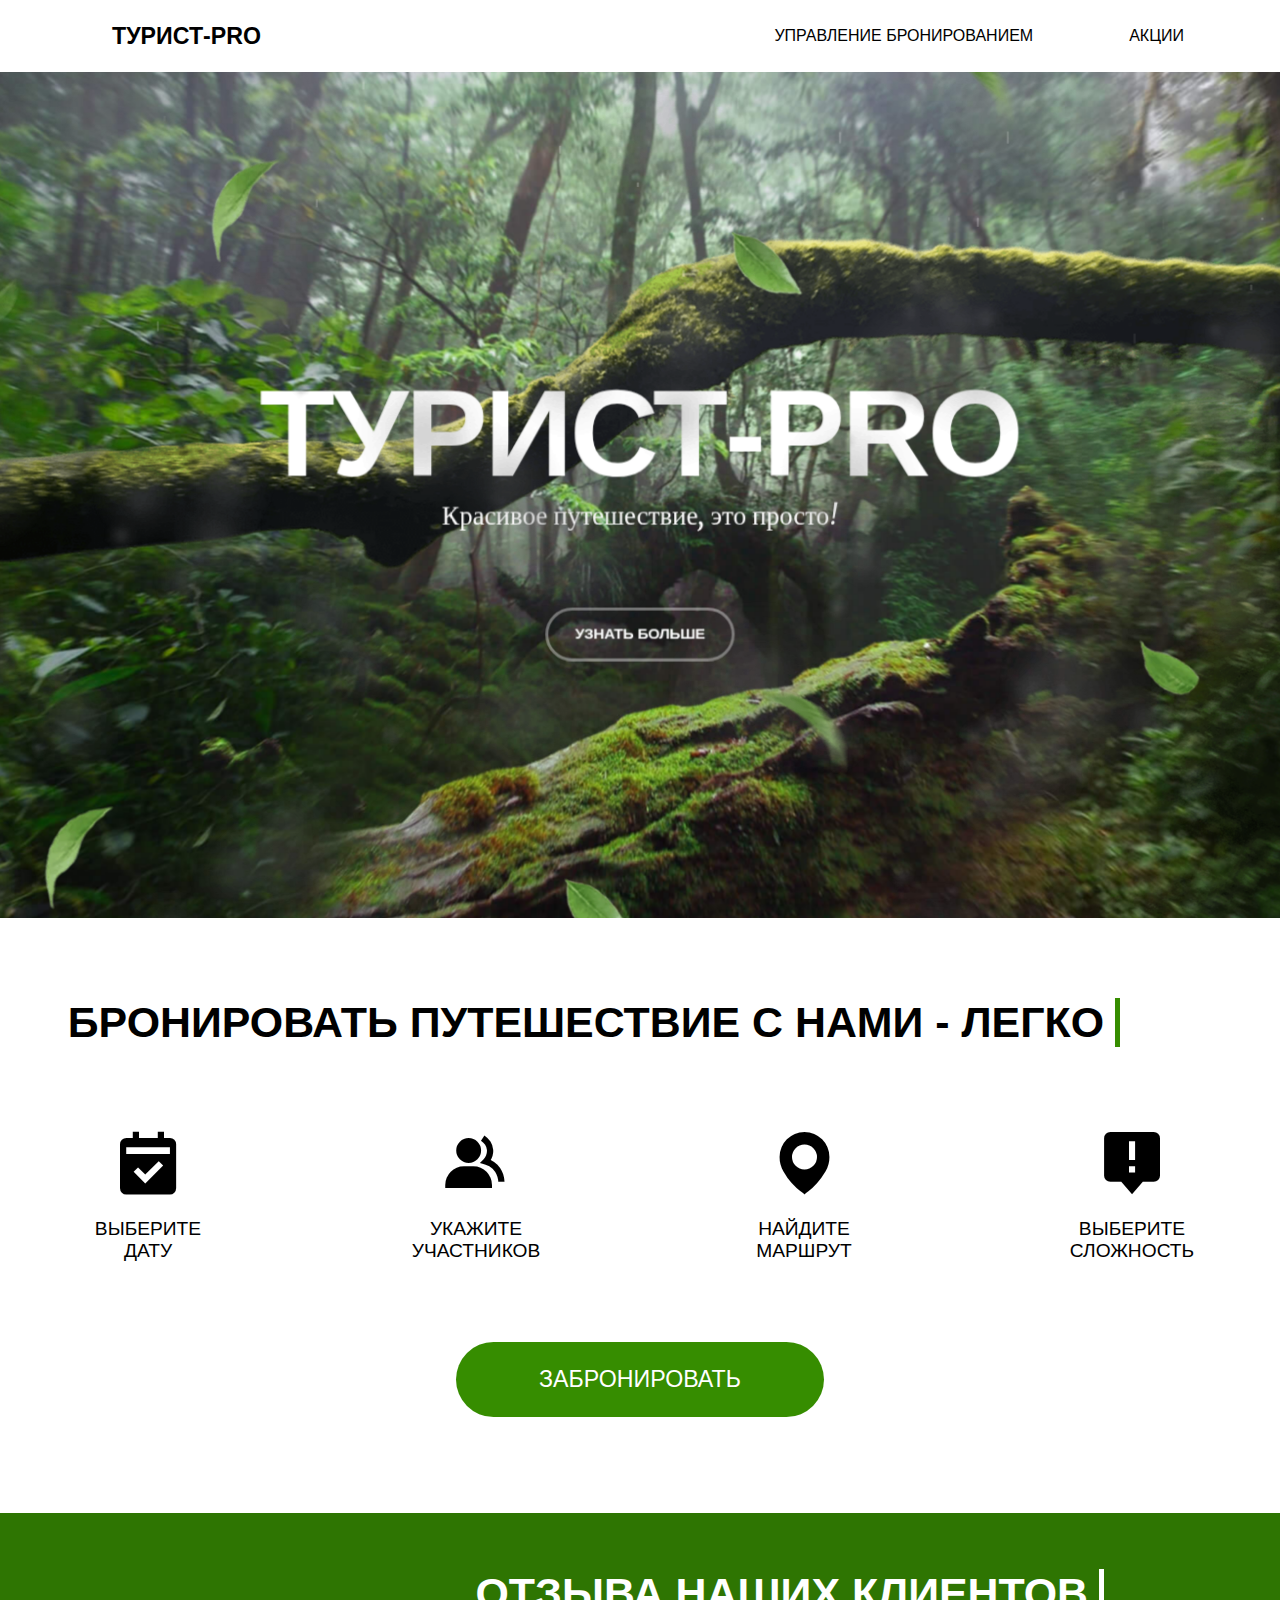
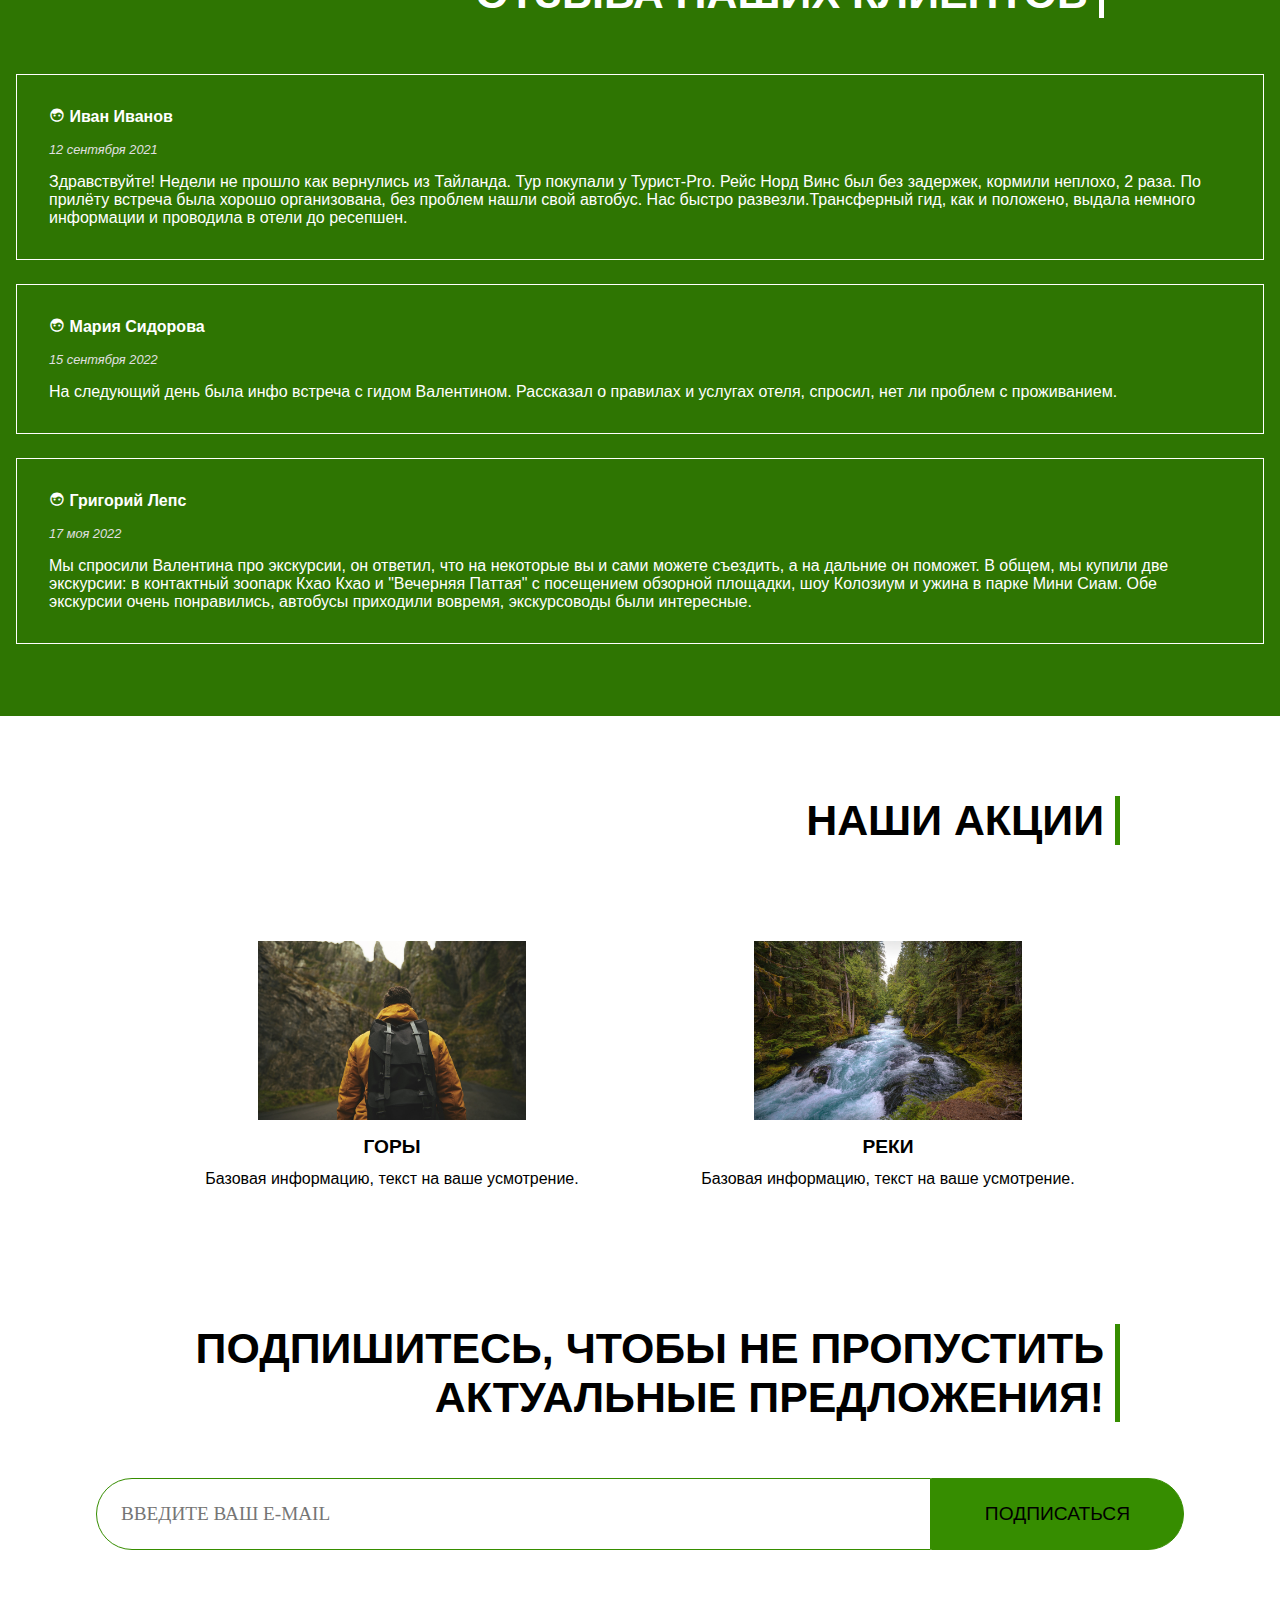
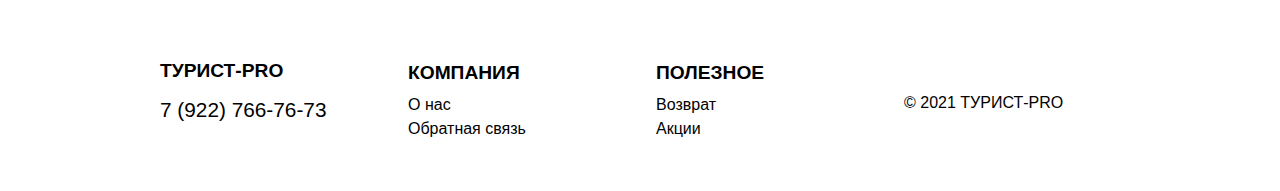
<file: index.html>
<!DOCTYPE html>
<html lang="en">
<head>
	<meta charset="UTF-8">
	<meta http-equiv="X-UA-Compatible" content="IE=edge">
	<meta name="viewport" content="width=device-width, initial-scale=1.0">
	<title>ТУРИСТ-PRO</title>
	<link rel="stylesheet" href="css/style.css">
	<script src="js/app.js" defer></script>
	<script src="libs/rain.js" defer></script>
	<link href="https://unpkg.com/boxicons@2.0.9/css/boxicons.min.css" rel="stylesheet"/>
</head>
<body>
	<main>
		<!--Меню-->>

		<header>
			<nav class="nav container">
			<a href="index.html" class="nav__logo"> ТУРИСТ-PRO</a>
			<div class="nav__menu">
				<ul class="nav__list">
				<li class="nav__item">
					<a href="book.html" class="nav__link">управление бронированием</a>
				</li>
				<li class="nav__item">
					<a href="#stock" class="nav__link">акции</a>
				</li> 
				</ul>
			</div>
			</nav>
		</header>
		
		<section class="layers">
			<div class="layers__container">
				<div class="layers__item layer-1" style="background-image: url(img/layer-1.jpg);"></div>
				<div class="layers__item layer-2" style="background-image: url(img/layer-2.png);"></div>
				<div class="layers__item layer-3">
					<div class="hero-content">
						<h1 class="title_first">ТУРИСТ-PRO</h1>
						<div class="hero-content__p">Красивое путешествие, это просто!</div>
						<button class="button-start"><a href="#comment" style="color: white;">Узнать больше</a></button>
					</div>
				</div>
				<div class="layers__item layer-4">
					<canvas class="rain"></canvas>
				</div>
				<div class="layers__item layer-5" style="background-image: url(img/layer-5.png);"></div>
				<div class="layers__item layer-6" style="background-image: url(img/layer-6.png);"></div>
			</div>
		</section>

		<section class="section book" id="book">
			<h1 class="book__title">бронировать путешествие с нами - легко</h1>
				<div class="book__container container grid">
					<div class="book__item">
						<div class="book__icon">
						<i class='bx bxs-calendar-check'></i>
						<p>выберите<br>дату</p>
						<!-- <i class="bx bx-chevron-right"></i> -->
						</div>
						<div href="#" class="book__icon">
						<i class='bx bxs-group'></i>
						<p>укажите<br>участников</p>
						<!-- <i class="bx bx-chevron-right"></i> -->
						</div>
						<div href="#" class="book__icon">
						<i class='bx bxs-map' ></i>
						<p>найдите<br>маршрут</p>
						<!-- <i class="bx bx-chevron-right"></i> -->
						</div>
						<div href="#" class="book__icon">
						<i class='bx bxs-message-alt-error' ></i>
						<p>выберите<br />сложность</p>
						<!-- <i class="bx bx-chevron-right"></i> -->
						</div>
					</div>
				</div>
				<div class="book__button">
					<a href="book.html" class="book__button-link">забронировать <i id="book__chevron" class="bx bx-chevron-right"></i></a> 
				</div>
		</section>

		<!-- Коментарий -->
		<section id="comment"></section>
		<section class="line comment">
				<div class="block__comments">
					<h1 class="review__title">Отзыва наших клиентов</h1>
					<div class="block">
						<p class="author"><i class='bx bxs-face'></i> Иван Иванов</p>
						<p class="date">12 сентября 2021</p>
						<div class="comment">
							<p>Здравствуйте! Недели не прошло как вернулись из Тайланда. Тур покупали у Турист-Pro. 
							Рейс Норд Винс был без задержек, кормили неплохо, 2 раза. 
							По прилёту встреча была хорошо организована, без проблем нашли 
							свой автобус. Нас быстро развезли.Трансферный гид, как и положено, 
							выдала немного информации и проводила в отели до ресепшен.</p>
						</div>
					</div>
					<div class="block">
						<p class="author"><i class='bx bxs-face'></i> Мария Сидорова</p>
						<p class="date">15 сентября 2022</p>
						<div class="comment">
						<p>На следующий день была инфо встреча с гидом  Валентином. 
						Рассказал о правилах и услугах отеля, спросил, нет ли проблем с проживанием. </p>
						</div>
					</div>
					<div class="block">
						<p class="author"><i class='bx bxs-face'></i> Григорий Лепс</p>
						<p class="date">17 моя 2022</p>
						<div class="comment">
							<p>Мы спросили Валентина про экскурсии, он ответил, что на некоторые 
							вы и сами можете съездить, а на дальние он поможет. 
							В общем, мы купили две экскурсии: в контактный зоопарк Кхао Кхао и 
							"Вечерняя Паттая" с посещением обзорной площадки, шоу Колозиум и ужина 
							в парке Мини Сиам. Обе экскурсии очень понравились, автобусы приходили вовремя, 
							экскурсоводы были интересные.</p>
						</div>
					</div>
				</div>
		</section>
		<section id="stock"></section>
		<section class="section__stock">
			<h1 class="stock__title">НАШИ АКЦИИ</h1>
			<div class="stock__container container grid">
			<div class="stock__item">
				<img class="stock__item-img" src="img/man-gbf20fa773_1920.jpg">
				<h3 class="stock__item-title">Горы</h3>
				<p>Базовая информацию, текст на ваше усмотрение.</p>
				<a href="" class="stock__item-more">подробнее..</a>
			</div>
			<div class="stock__item">
				<img class="stock__item-img" src="img/mckenzie-river-g84dc3eb01_1920.jpg">
				<h3 class="stock__item-title">Реки</h3>
				<p>Базовая информацию, текст на ваше усмотрение.</p>
				<a href="" class="stock__item-more">подробнее..</a>
			</div>
			</div>
			</div>
		</section>

		<section class="section sub">
			<div style="background-image: url(img/layer-5.png);"></div>
			<h1 class="sub__title">подпишитесь, чтобы не пропустить<br>актуальные предложения!</h1>
			<div class="sub__container container grid">
			<div class="sub__email">
			<input type="email" placeholder="ВВЕДИТЕ ВАШ E-MAIL" autocomplete="none">
			</div>
			<button class="sub__button">ПОДПИСАТЬСЯ</button>
			</div>
		</section>
		<footer class="footer">
			<div class="footer__container container grid">
			<div class="footer__logo"><h3 class="footer__ti">ТУРИСТ-PRO</h3>
			<p class="footer__number">7 (922) 766-76-73</p>
			</div>
			<div class="footer__links">
				<h3 class="footer__title">компания</h3>
				<ul>
				<li class="footer__list">
					<a href="index.html">О нас</a>
				</li>
				<li class="footer__list">
					<a href="">Обратная связь</a>
				</li>
				</ul>
			</div>
			<div class="footer__links">
				<h3 class="footer__title">полезное</h3>
				<ul>
				<li class="footer__list">
					<a href="">Возврат</a>
				</li>
				<li class="footer__list">
					<a href="#stock">Акции</a>
				</li>
				</ul>
			</div>
			<div class="footer__credit">
				© 2021 ТУРИСТ-PRO
			</div>
			</div>
      	</footer>
	</main>
</body>
</html>
</file>
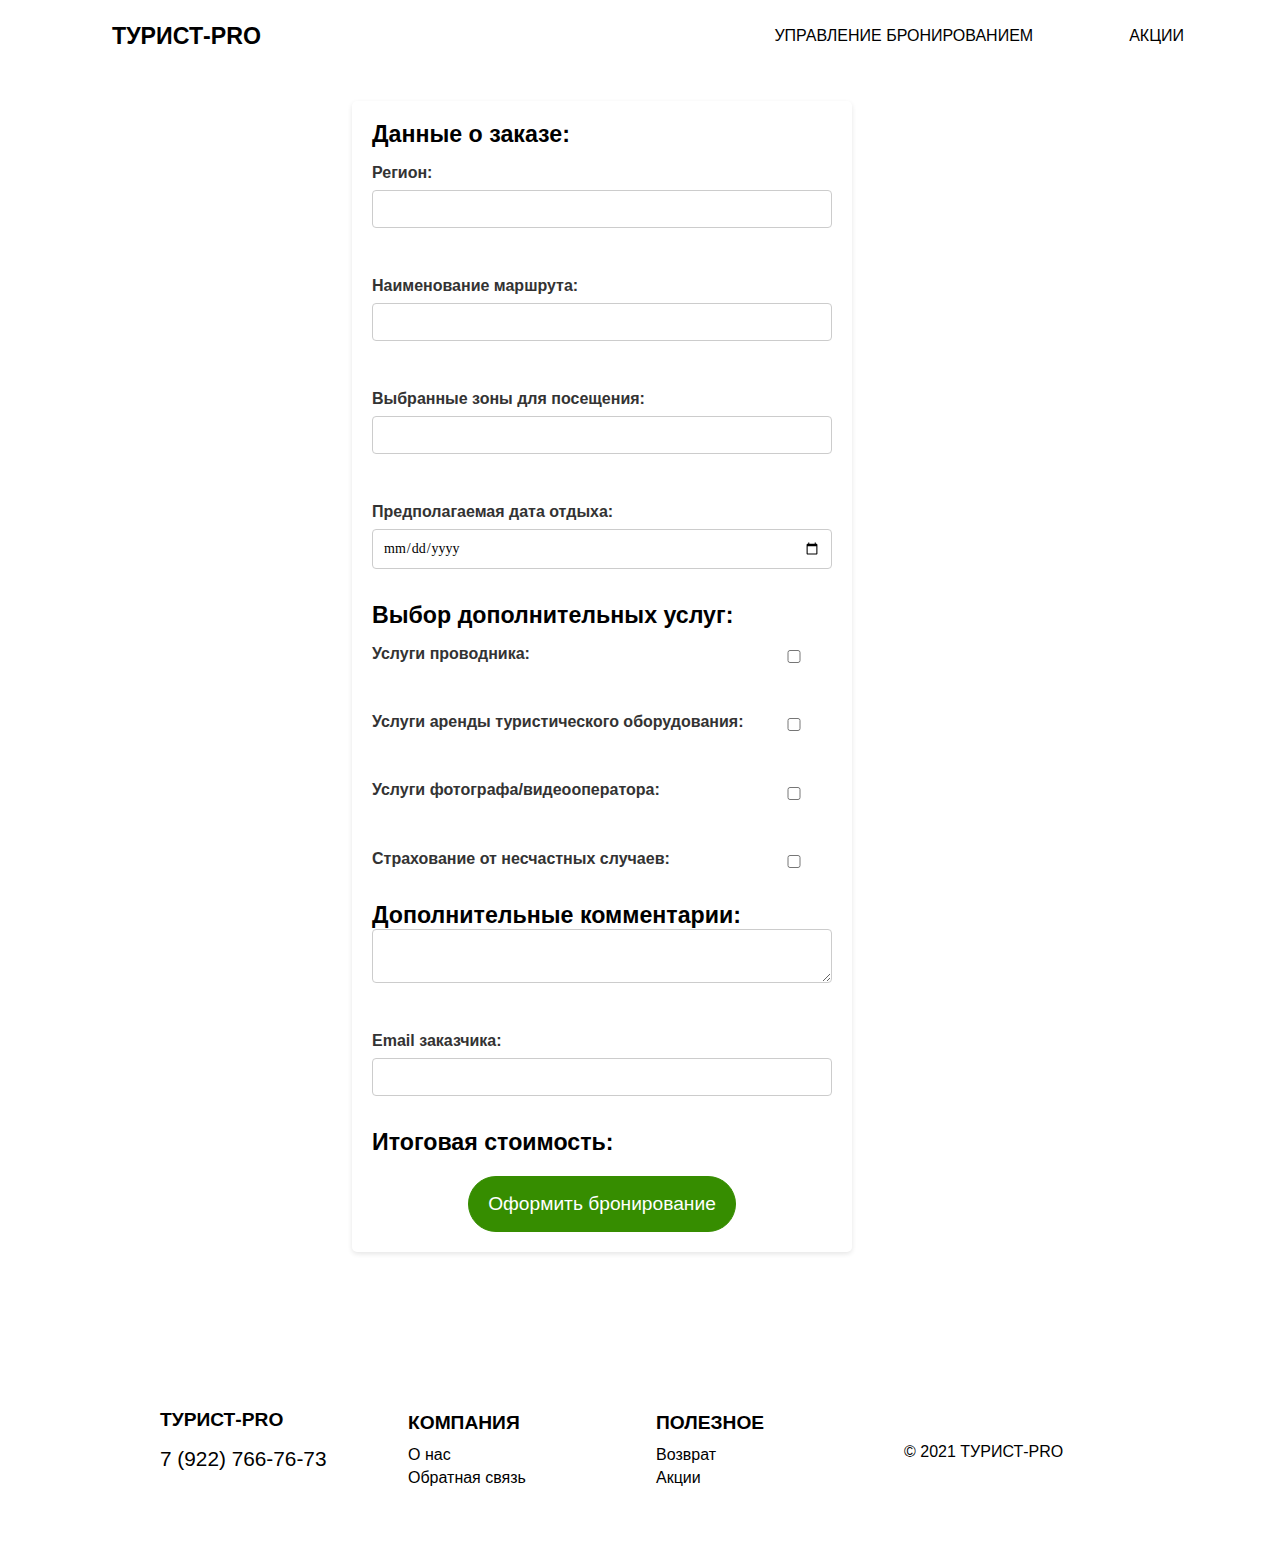
<file: book.html>
<!DOCTYPE html>
<html lang="en">
<head>
	<meta charset="UTF-8">
	<meta http-equiv="X-UA-Compatible" content="IE=edge">
	<meta name="viewport" content="width=device-width, initial-scale=1.0">
	<title>ТУРИСТ-PRO - БРОНИРОВАНИЕ</title>
	<link rel="stylesheet" href="css/style.css">
	<link href="https://unpkg.com/boxicons@2.0.9/css/boxicons.min.css" rel="stylesheet"/>
</head>
<body>
	<main>
    <header>
			<nav class="nav container">
			<a href="index.html" class="nav__logo"></i> ТУРИСТ-PRO</a>
			<div class="nav__menu">
				<ul class="nav__list">
				<li class="nav__item">
					<a href="book.html" class="nav__link">управление бронированием</a>
				</li>
				<li class="nav__item">
					<a href="index.html#stock" class="nav__link">акции</a>
				</li> 
				</ul>
			</div>
			</nav>
		</header>
    <h1>Форма заказа</h1>

    <form>
      <h2>Данные о заказе:</h2>
      <label for="region">Регион:</label>
      <input type="text" id="region" name="region" required><br>
  
      <label for="route">Наименование маршрута:</label>
      <input type="text" id="route" name="route" required><br>
  
      <label for="zones">Выбранные зоны для посещения:</label>
      <input type="text" id="zones" name="zones" required><br>
  
      <label for="date">Предполагаемая дата отдыха:</label>
      <input type="date" id="date" name="date" required><br>
  
      <h2>Выбор дополнительных услуг:</h2>
      <label for="guide">Услуги проводника:</label>
      <input type="checkbox" id="guide" name="guide"><br>
  
      <label for="equipment">Услуги аренды туристического оборудования:</label>
      <input type="checkbox" id="equipment" name="equipment"><br>
  
      <label for="photographer">Услуги фотографа/видеооператора:</label>
      <input type="checkbox" id="photographer" name="photographer"><br>
  
      <label for="insurance">Страхование от несчастных случаев:</label>
      <input type="checkbox" id="insurance" name="insurance"><br>
  
      <h2>Дополнительные комментарии:</h2>
      <textarea id="comments" name="comments"></textarea><br>
  
      <label for="email">Email заказчика:</label>
      <input class= "email" type="email" id="email" name="email" required><br>
  
      <h2>Итоговая стоимость:</h2>
      <p id="totalCost"></p>
  
      <button type="submit"><a href="index.html" style="color: white;">Оформить бронирование</a></button>
    </form>
  
    <script>
      // Обработка изменений в полях стоимости и дополнительных услуг для расчета общей стоимости
      var guideCheckbox = document.getElementById('guide');
      var equipmentCheckbox = document.getElementById('equipment');
      var photographerCheckbox = document.getElementById('photographer');
      var insuranceCheckbox = document.getElementById('insurance');
      var totalCostOutput = document.getElementById('totalCost');
  
      function calculateTotalCost() {
        var totalCost = 50000;
  
        if (guideCheckbox.checked)
          totalCost += 5000;
  
        if (equipmentCheckbox.checked)
          totalCost += 7500;
  
        if (photographerCheckbox.checked)
          totalCost += 9000;
  
        if (insuranceCheckbox.checked)
          totalCost += 11500;
  
        totalCostOutput.textContent = totalCost + ` рублей (50000 тур + ${totalCost - 50000} доп услуг)`;
      }
  
      guideCheckbox.addEventListener('change', calculateTotalCost);
      equipmentCheckbox.addEventListener('change', calculateTotalCost);
      photographerCheckbox.addEventListener('change', calculateTotalCost);
  
      insuranceCheckbox.addEventListener('change', calculateTotalCost);
    </script>
      <footer class="footer">
        <div class="footer__container container grid">
        <div class="footer__logo"><h3 class="footer__ti">ТУРИСТ-PRO</h3>
        <p class="footer__number">7 (922) 766-76-73</p>
        </div>
        <div class="footer__links">
          <h3 class="footer__title">компания</h3>
          <ul>
          <li class="footer__list">
            <a href="index.html">О нас</a>
          </li>
          <li class="footer__list">
            <a href="">Обратная связь</a>
          </li>
          </ul>
        </div>
        <div class="footer__links">
          <h3 class="footer__title">полезное</h3>
          <ul>
          <li class="footer__list">
            <a href="">Возврат</a>
          </li>
          <li class="footer__list">
            <a href="#stock">Акции</a>
          </li>
          </ul>
        </div>
        <div class="footer__credit">
          © 2021 ТУРИСТ-PRO
        </div>
        </div>
          </footer>
    </main>
  </body>
</html>
</file>
<file: css/style.css>
/*Общая настройка страницы*/
	* {
		margin: 0;
		padding: 0;
		box-sizing: border-box;
	}

	html {
		scroll-behavior: smooth;
	}
	main {
		overflow: hidden;
	  }


	h2 {
	font-size: 1.45rem;
	}

	h3 {
	font-size: 1.2rem;
	}

	a {
		text-decoration: none;
		transition: 0.2s;
	}

	:root {
		--header-height: 4.5rem;
		--index: calc(1vw + 1vh);
		--transition: 1.5s cubic-bezier(.05, .5, 0, 1);

											/* Цветовая палитра */

	--first-color: black;
	--second-color: white;
	--accent-color: rgb(54, 141, 0);
	--second-accent-color: rgb(131, 192, 93);
	--accent-hover-color: rgb(46, 117, 2);
}

 
  
@font-face {
	font-family: kamerik-3d;
	src: url(../fonts/kamerik205-heavy.woff2);
	font-weight: 900;
}
@font-face {
	font-family: merriweather-italic-3d;
	src: url(../fonts/merriweather-regular-italic.woff2);
}

body {
	background-color: var(--second-color);
	color: var(--first-color);
	font-family: "Century Gothic", sans-serif;
}


/* header */

header {
	width: 100%;
	position: fixed;
	background: var(--second-color);
	top: 0;
	z-index: 2;
	left: 0;
	text-align: center;
  }


  /* Блок меню */
  
  .nav {
	display: flex;
	height: var(--header-height);
	justify-content: space-between;
	align-items: center;
  }
  
  .nav__logo {
	display: flex;
	align-items: center;
	font-weight: 600;
	font-size: 1.45rem;
	margin-left: 7rem;
  }
  
  
  .nav__link, .nav__logo, .nav__menu {
	color: var(--first-color);
	text-transform: uppercase;
	transition: 0.2s;
	margin-right: 3rem;
  }
  
  .nav__link:hover, .nav__logo:hover {
	color: var(--accent-color);
  }
  
  .nav__list {
	display: flex;
	flex-direction: row;
	align-items: center;
	column-gap: 3rem;
  }
  
  .nav__item {
	display: inline;
  }

  
  /* Баннер */

.layers {
	perspective: 1000px;
	overflow: hidden;
	background-color: var(--first-color);
	color: var(--second-color);
	font-family: "Century Gothic", sans-serif;
}
.layers__container {
	height: 100vh;
	min-height: 500px;
	transform-style: preserve-3d;
	transform: rotateX(var(--move-y)) rotateY(var(--move-x));
	will-change: transform;
	transition: transform var(--transition);
}

.layers__item {
	position: absolute;
	inset: -5vw;
	background-size: cover;
	background-position: center;
	display: flex;
	align-items: center;
	justify-content: center;
}
.layer-1 {
	transform: translateZ(-55px) scale(1.06);
}
.layer-2 {
	transform: translateZ(80px) scale(.88);
}
.layer-3 {
	transform: translateZ(180px) scale(.8);
}
.layer-4 {
	transform: translateZ(190px) scale(.9);
}
.layer-5 {
	transform: translateZ(300px) scale(.9);
}
.layer-6 {
	transform: translateZ(380px);
}
.hero-content {
	font-size: calc(var(--index) * 2.9);
	text-align: center;
	text-transform: uppercase;
	letter-spacing: calc(var(--index) * -.15);
	line-height: 1.35em;
	margin-top: calc(var(--index) * 5.5);
}
.hero-content span {
	display: block;
}
.hero-content__p {
	text-transform: none;
	font-family: merriweather-italic-3d;
	letter-spacing: normal;
	font-size: calc(var(--index) * 1.24);
	line-height: 3;
}
.button-start {
	font-family: Arial;
	font-weight: 600;
	text-transform: uppercase;
	font-size: calc(var(--index) * .71);
	letter-spacing: -.02vw;
	padding: calc(var(--index) * .7) calc(var(--index) * 1.25);
	background-color: transparent;
	color: #fff;
	border-radius: 10em;
	border: rgb(255 255 255 / .4) 3px solid;
	outline: none;
	cursor: pointer;
	margin-top: calc(var(--index) * 2.5);
}
.layer-4, .layer-5, .layer-6 {
	pointer-events: none;
}

								/* Декоративный блок с этапами бронирования */

.book {
	min-width: 500px;
  }

  
  .book__title {
	color: var(--fisrt-color);
	font-size: 2.68rem;
	text-transform: uppercase;
	text-align: right;
	position: relative;
	margin-right: 11rem;
	margin-bottom: 3.5rem;
	margin-top: 5rem;
  }
  
  .book__title::before {
	right: -1rem;
	position: absolute;
	content: "";
	border-top: none;
	border-bottom: none;
	border-left: none;
	border-right: 5px solid var(--accent-color);
	height: 100%;
  }
  
  .book__item {
	display: grid;
	grid-template-columns: repeat(4, 1fr);
	column-gap: 2rem;
	row-gap: 2rem;
	text-align: center;
  }
  
  .book__icon {
	display: inline;
	position: relative;
	align-content: center;
	overflow: hidden;
	font-size: 1.2rem;
	color: var(--first-color);
	padding: 1.5rem;
	border-radius: 20px;
	text-transform: uppercase;
  }
  
  .book__button {
	display: grid;
	justify-items: center;
	margin-top: 3.5rem;
	margin-bottom: 5rem;
  }
  
  .book__button-link {
	position: relative;
	border-radius: 50px;
	overflow: hidden;
	display: block;
	width: 23rem;
	color: var(--second-color);
	text-transform: uppercase;
	text-align: center;
	font-size: 1.45rem;
	padding: 1.5rem;
	background: var(--accent-color);
  }
  
  .book__button-link:hover {
	background: var(--accent-hover-color);
  }
  
  #book__chevron {
	position: absolute;
	opacity: 0;
	top: 35%;
	right: 0.2rem;
	transition: 0.3s;
  }
  
  .book__button-link:hover #book__chevron {
	opacity: 1;
	right: 1rem;
	color: white;
  }
  
  .bxs-calendar-check,
  .bxs-group,
  .book__icon > .bxs-map,
  .bxs-message-alt-error {
	font-size: calc(2.68rem + 2rem);
	margin-bottom: 1rem;
	transition: 0.2s;
  }
  
  .book__icon:hover .bxs-calendar-check,
  .book__icon:hover .bxs-group,
  .book__icon:hover .bxs-map,
  .book__icon:hover .bxs-message-alt-error {
	transform: translateY(-0.5rem);
  }

  .review__title {
	color: var(--fisrt-color);
	font-size: 2.68rem;
	text-transform: uppercase;
	text-align: right;
	position: relative;
	margin-right: 11rem;
	margin-bottom: 3.5rem;
  }

  .review__title::before {
	right: -1rem;
	position: absolute;
	content: "";
	border-top: none;
	border-bottom: none;
	border-left: none;
	border-right: 5px solid var(--second-color);
	height: 100%;
  }
  
  .block{
	border: 1px solid var(--second-color);
	margin-bottom: 1rem;
	margin-top: 1.5rem;
	padding: 2rem;
  }
  .block__comments{
	display: inline-block;
    background-color: var(--accent-hover-color);
	color: var(--second-color);
    padding: 3.5rem 1rem ;
  }
 

  /*  блок с комментариями */
#comment{
	display: block;
	content: "";
	height: 4rem;
	margin: -4rem 0 0 ;
}

  .comment {
	margin-top: 1rem;
	
   }
   .comment .author {
    font-weight: bold;
	margin-bottom: 1rem;
   }
   .comment .date {
    font-style: italic;
    font-size: 0.8em;
    color: #e0e0e0;
   }


   #stock::before{
	display: block;
	content: "";
	height: 4rem;
	margin: -4rem 0 0 ;

}

   .stock__container {
	display: grid;
	margin: 0 10rem 0 10rem;
	grid-template-columns: repeat(2, 1fr);
	column-gap: 2rem;
	align-items: center;
  }
  

  .stock__item {
	overflow: hidden;
	position: relative;
	padding: 2.5rem;
	text-align: center;
  }
  
  .stock__item p {
	margin-bottom: 1rem;
  }
  
  .stock__title {
	color: var(--fisrt-color);
	font-size: 2.68rem;
	text-transform: uppercase;
	text-align: right;
	position: relative;
	margin-right: 11rem;
	margin-bottom: 3.5rem;
	margin-top: 5rem;
  }
  
  .stock__title::before {
	right: -1rem;
	position: absolute;
	content: "";
	border-top: none;
	border-bottom: none;
	border-left: none;
	border-right: 5px solid var(--accent-color);
	height: 100%;
  }
  
  .stock__item-title {
	text-transform: uppercase;
	color: var(--first-color);
	margin-bottom: 0.75rem;
  }
  
  .stock__item-img {
	width: 70%;
	margin-bottom: 0.75rem;
  }
  
  .stock__item-more {
	text-transform: uppercase;
	border-radius: 20px 0 0 0;
	bottom: 0;
	right: -8.5rem;
	position: absolute;
	color: var(--first-color);
	background: var(--accent-color);
	padding: 0.75rem;
	transition: 0.2s;
  }
  
  .stock__item:hover .stock__item-more {
	right: 0;
  }
  
  .stock__item-more:hover {
	background: var(--accent-hover-color);
  }

  .sub__title {
	color: var(--fisrt-color);
	font-size: 2.68rem;
	text-transform: uppercase;
	text-align: right;
	position: relative;
	margin-right: 11rem;
	margin-bottom: 3.5rem;
	margin-top: 5rem;
  }
  
  .sub__title::before {
	right: -1rem;
	position: absolute;
	content: "";
	border-top: none;
	border-bottom: none;
	border-left: none;
	border-right: 5px solid var(--accent-color);
	height: 100%;
  }


  .sub {
	color: var(--first-color);
  }

  .sub__container {
	display: grid;
	grid-template-columns: 2fr 0.75fr;
	align-items: center;
  }
  
  input,
  select,
  button {
	border: none;
	background: none;
  }
  
  select,
  input {
	width: 100%;
	font-family: "Century Gothic";
	font-size: 1.2rem;
  }
  
  ::placeholder {
	font-family: "Century Gothic";
	font-size: 1.2rem;
  }
  
  .sub__email {
	margin-left: 6rem;
	border: 1px solid var(--accent-color);
	background: var(--second-color);
	padding: 1.5rem;
	border-radius: 50px 0 0 50px;
  }
  
  .sub__button {
	border: 1.5px solid var(--accent-color);
	background: var(--accent-color);
	padding: 1.5rem;
	font-size: 1.2rem;
	margin-right: 6rem;
	transition: 0.2s;
	border-radius: 0 50px 50px 0;
  }
  
  .sub__button:hover {
	background: var(--accent-hover-color);
  }

  /* footer */

.footer {
	padding: 7rem 0 3rem 0;
  }
  
  .footer__logo {
	align-self: center;
  }
  
  .footer__list {
	list-style: none;
	margin-bottom: 0.35rem;
  }
  
  .footer__credit {
	align-self: center;
  }
  
  .footer__number {
	font-size: 1.3rem;
	margin-top: 0.35rem;
  }
  
  .footer__list a {
	list-style: none;
	color: var(--first-color);
  }
  
  .footer__list a:hover {
	color: var(--accent-hover-color);
  }
  
  .footer__container {
	display: grid;
	margin: 0 10rem 0 10rem;
	grid-template-columns: 1fr 1fr 1fr 1fr;
	column-gap: 2rem;
  }
  
  .footer__links,
  .footer__social {
	text-align: left;
  }
  
  .footer__title {
	text-transform: uppercase;
	color: var(--first-color);
	margin-bottom: 0.75rem;
  }

  .footer__ti{
	font-size: 1.2rem;
	margin-top: -1.5rem;
	text-transform: uppercase;
	color: var(--first-color);
	margin-bottom: 1rem;
  }

  



  form {
	margin: 4rem 22rem 3rem 22rem;
	display: grid;
    max-width: 500px;
    padding: 20px;
    background-color: #fff;
    border-radius: 5px;
    box-shadow: 0 2px 5px rgba(0, 0, 0, 0.1);
  }
  
  
  label {
    display: block;
	margin-top: 1rem;
    margin-bottom: 8px;
    font-weight: bold;
    color: #333;
  }
  
  input[type="text"],
  input[type="date"],
  .email,
  textarea,
  select {
    width: 100%;
    padding: 10px;
    border: 1px solid #ccc;
    border-radius: 4px;
    box-sizing: border-box;
    font-size: 14px;
    margin-bottom: 15px;
  }
  
  input[type="checkbox"] {
	margin: 1rem;
	display: flex;
	margin-left: 12rem;
	margin-top: -1.3rem;
    margin-bottom: 1rem;
  }
  
  button[type="submit"] {
    border: 1.5px solid var(--accent-color);
	background: var(--accent-color);
	padding: 1rem;
	font-size: 1.2rem;
	margin-right: 6rem;
	margin-left: 6rem;
	transition: 0.2s;
	border-radius: 50px;
	color: var(--second-color);
  }
  
  .email:hover {
    background-color: var(--accent-hover-color);
  }
  
  #totalCost {
    font-weight: bold;
    margin-bottom: 20px;
  }
</file>
